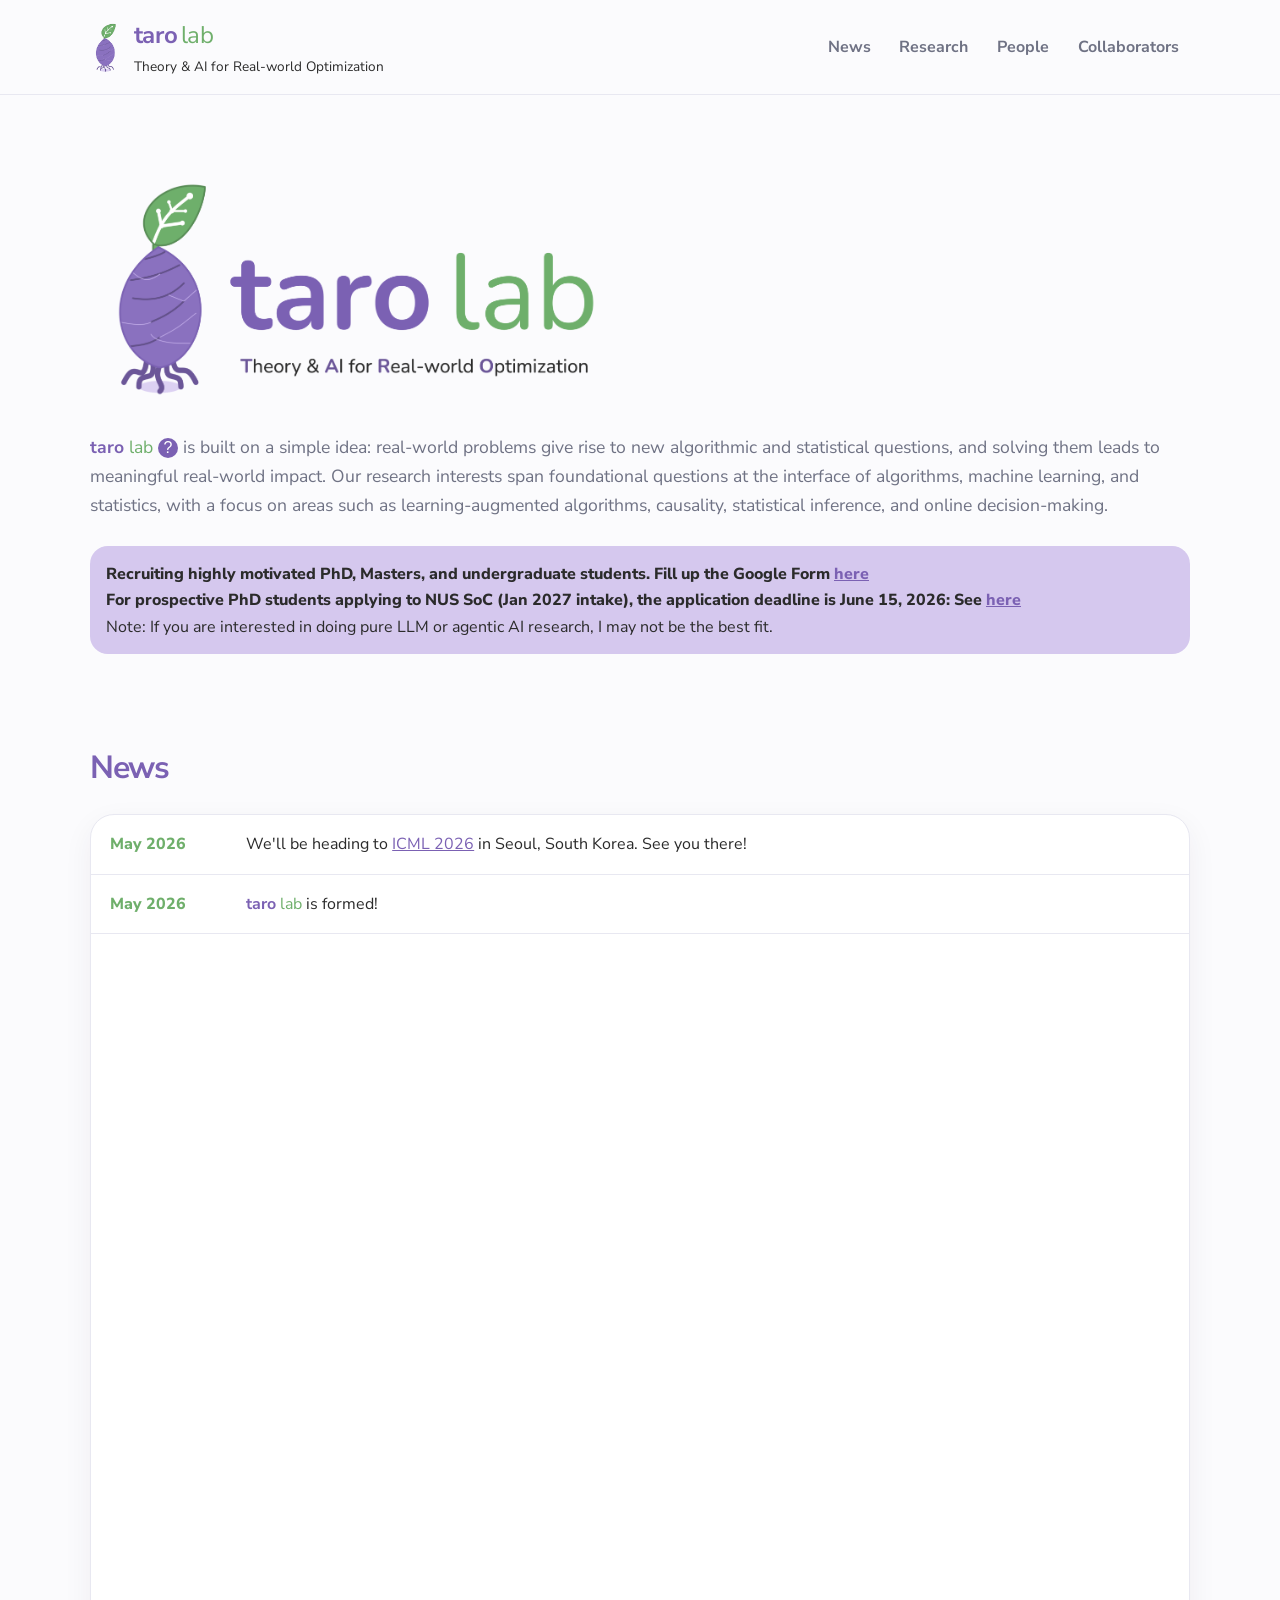
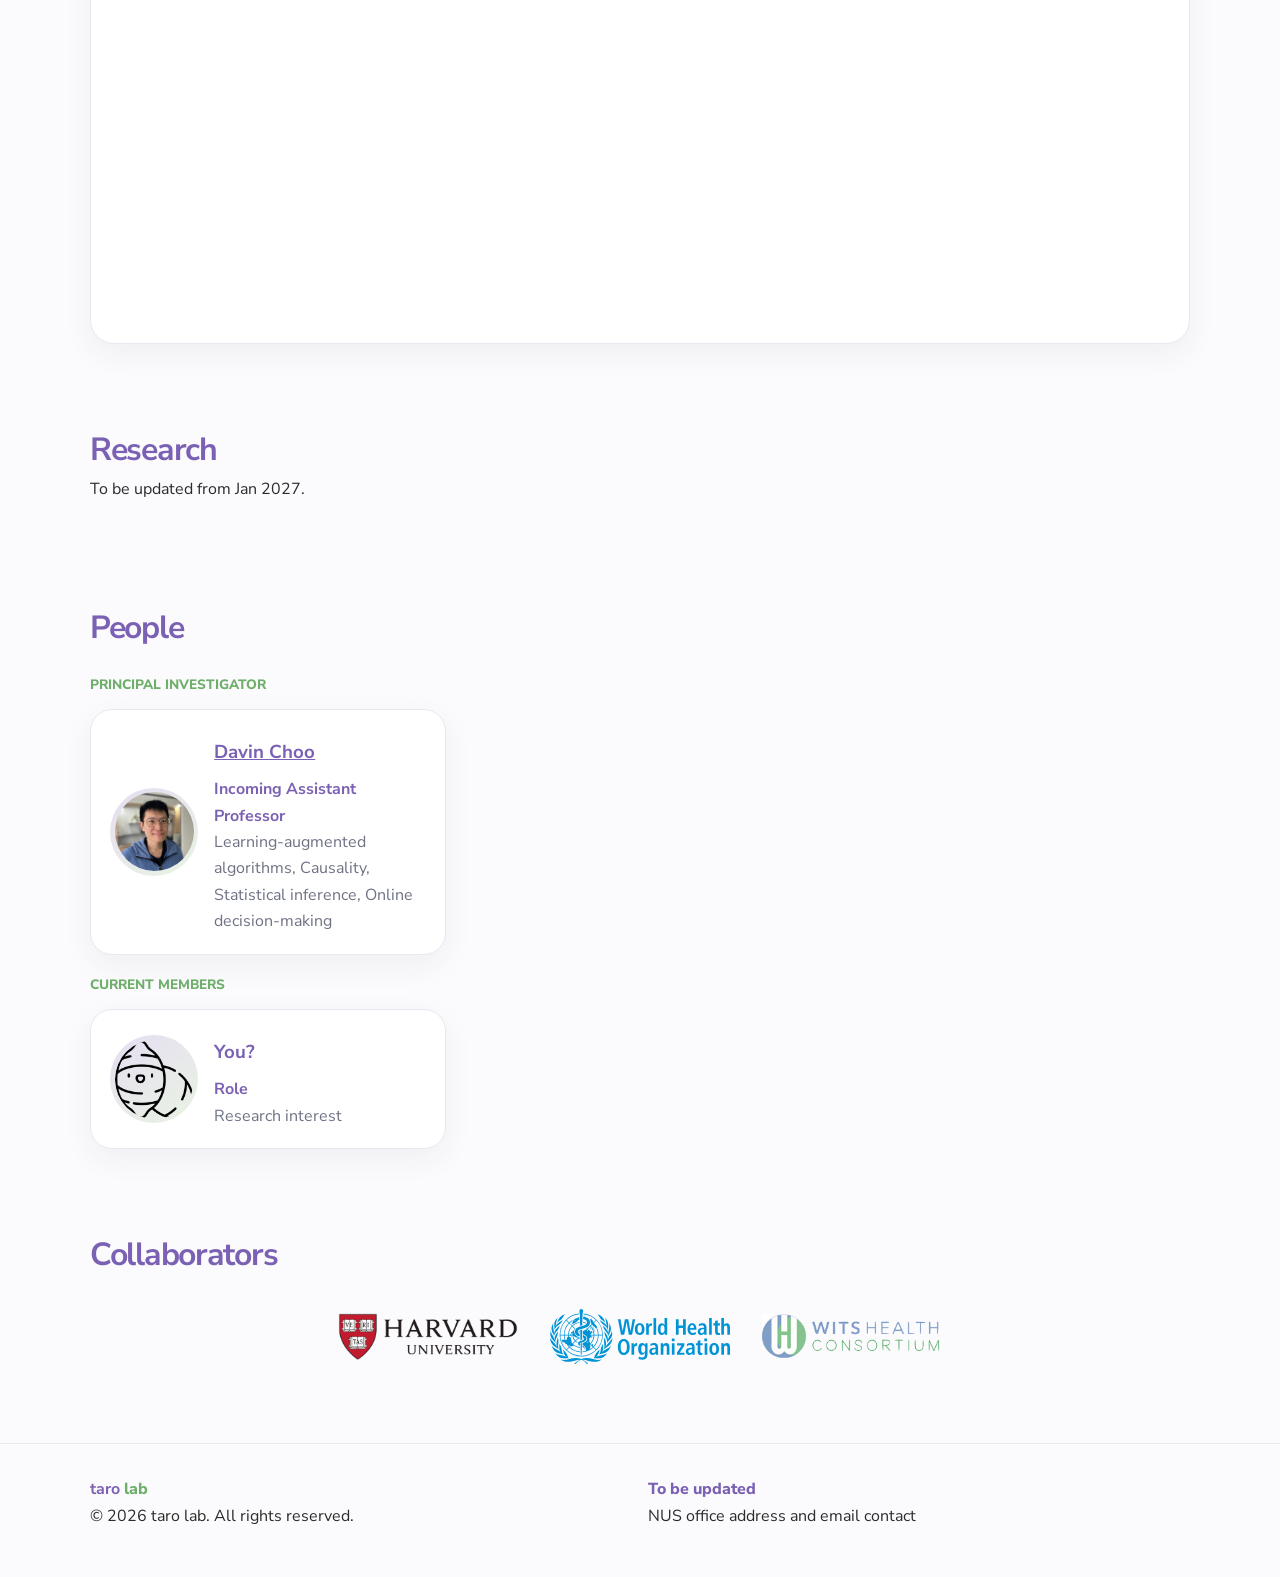
<file: index.html>
<!DOCTYPE html>
<html lang="en">
<head>
  <meta charset="UTF-8" />
  <meta name="viewport" content="width=device-width, initial-scale=1.0"/>
  <title>Taro Lab — Theory & AI for Real-world Optimization</title>
  <link rel="preconnect" href="https://fonts.googleapis.com">
  <link rel="preconnect" href="https://fonts.gstatic.com" crossorigin>
  <link href="https://fonts.googleapis.com/css2?family=Nunito+Sans:wght@300;400;600;700;800&display=swap" rel="stylesheet">
  <link rel="stylesheet" href="assets/css/main.css" />
</head>
<body>
<header>
  <div class="container topbar">
    <a class="brand" href="#top">
      <div class="brand-mark">
        <img src="assets/img/taro-logo.png" alt="Taro Lab logo">
      </div>
      <div class="brand-text">
        <div class="brand-name"><b style="color: var(--taro-dark-purple); font-size:1.5rem">taro</b> <span style="color: var(--taro-green); font-size:1.5rem">lab</span></div>
        <div class="brand-sub" style="color: var(--taro-charcoal);">Theory & AI for Real-world Optimization</div>
      </div>
    </a>
    <nav>
      <a href="#news">News</a>
      <a href="#research">Research</a>
      <a href="#people">People</a>
      <a href="#collaborators">Collaborators</a>
    </nav>
  </div>
</header>

<main id="top">
<section class="hero">
  <div class="container hero-grid">
    <div>
      <img src="assets/img/taro-horizontal.png" style="width: 50%; height:auto">
      <p class="section-kicker" style="font-size:1.1rem">
      <br>
      <b style="color: var(--taro-dark-purple);">taro</b> <span style="color: var(--taro-green);">lab</span> <a href="why-taro.html"><button class="circle-btn">?</button></a> is built on a simple idea: real-world problems give rise to new algorithmic and statistical questions, and solving them leads to meaningful real-world impact. Our research interests span foundational questions at the interface of algorithms, machine learning, and statistics, with a focus on areas such as learning-augmented algorithms, causality, statistical inference, and online decision-making.
      </p>
      
      <br>
      <div class="snapshot-callout">
      Recruiting highly motivated PhD, Masters, and undergraduate students.
      Fill up the Google Form <a href="http://tiny.cc/join-taro">here</a>
      <br>
      For prospective PhD students applying to NUS SoC (Jan 2027 intake), the application deadline is June 15, 2026: See <a href="https://www.comp.nus.edu.sg/programmes/pg/phdcs/application/">here</a>
      <br>
      <span style="font-weight: normal;">Note: If you are interested in doing pure LLM or agentic AI research, I may not be the best fit.</span>
      </div>
    </div>
  </div>
</section>

<section id="news">
  <div class="container">
    <div class="section-head">
      <h2 class="section-title">News</h2>
<!--       <p class="section-kicker">
        Use 3–5 latest items only.
      </p> -->
    </div>
    <div class="news-list">
      <div class="news-item">
        <div class="news-date">May 2026</div>
        <p class="news-text">
        We'll be heading to <a href="https://icml.cc/">ICML 2026</a> in Seoul, South Korea. See you there!
        </p>
      </div>
      <div class="news-item">
        <div class="news-date">May 2026</div>
        <p class="news-text">
        <b style="color: var(--taro-dark-purple);">taro</b> <span style="color: var(--taro-green);">lab</span> is formed!
        </p>
      </div>
      <iframe
        src="https://www.linkedin.com/embed/feed/update/urn:li:activity:7461418618711371776/"
        style="width: 100%; height: 1000px; border: 0;"
        title="LinkedIn Post">
      </iframe>
  </div>
</section>

<section id="research">
  <div class="container">
    <div class="section-head">
      <h2 class="section-title">Research</h2>
      To be updated from Jan 2027.
      <!--
      <div class="pub-list">
        <article class="pub">
          <h3 class="pub-title">
          Title
          </h3>
          <p class="pub-meta">
          Authors · Venue · Year
          </p>
        </article>
      </div>
      -->
    </div>
  </div>
</section>

<section id="people">
  <div class="container">

    <div class="section-head">
      <h2 class="section-title">People</h2>
    </div>

    <div class="people-block">
      <p class="people-label">Principal Investigator</p>

      <div class="grid">
        <article class="card person-card">
          <div class="avatar">
            <img src="pics/davin.jpg">
            <!-- <div class="initials">DC</div> -->
          </div>

          <div class="person-meta">
            <h3 class="person-name"><a href="https://davinchoo.com">Davin Choo</a></h3>
            <div class="person-role">Incoming Assistant Professor</div>
            <p class="person-note">
            Learning-augmented algorithms, Causality, Statistical inference, Online decision-making
            </p>
          </div>
        </article>
      </div>
    </div>

    <div class="people-block">
      <p class="people-label">Current members</p>

      <div class="grid">
        <article class="card person-card">
          <div class="avatar"><img src="assets/img/taro.png"></div>
          <div class="person-meta">
            <h3 class="person-name">You?</h3>
            <div class="person-role">Role</div>
            <p class="person-note">Research interest</p>
          </div>
        </article>
      </div>
    </div>

  </div>
</section>

<section id="collaborators">
  <div class="container">
    <div class="section-head">
      <h2 class="section-title">Collaborators</h2>
    </div>
    <div class="image-container">
      <img src="assets/collaborators/harvard.png" style="height: 70px; width:auto">
      <img src="assets/collaborators/who.svg" style="height: 70px; width:auto">
      <img src="assets/collaborators/whc.png" style="height: 70px; width:auto">
    </div>
  </div>
</section>

</main>

<footer>
  <div class="container footer-grid">
    <div>
      <p class="footer-title"><b style="color: var(--taro-dark-purple);">taro</b> <span style="color: var(--taro-green);">lab</span></p>
      <p>&copy; 2026 taro lab. All rights reserved.</p>
    </div>
    <div>
      <p class="footer-title">To be updated</p>
      <p>NUS office address and email contact</p>
    </div>
  </div>
</footer>

</body>
</html>
</file>
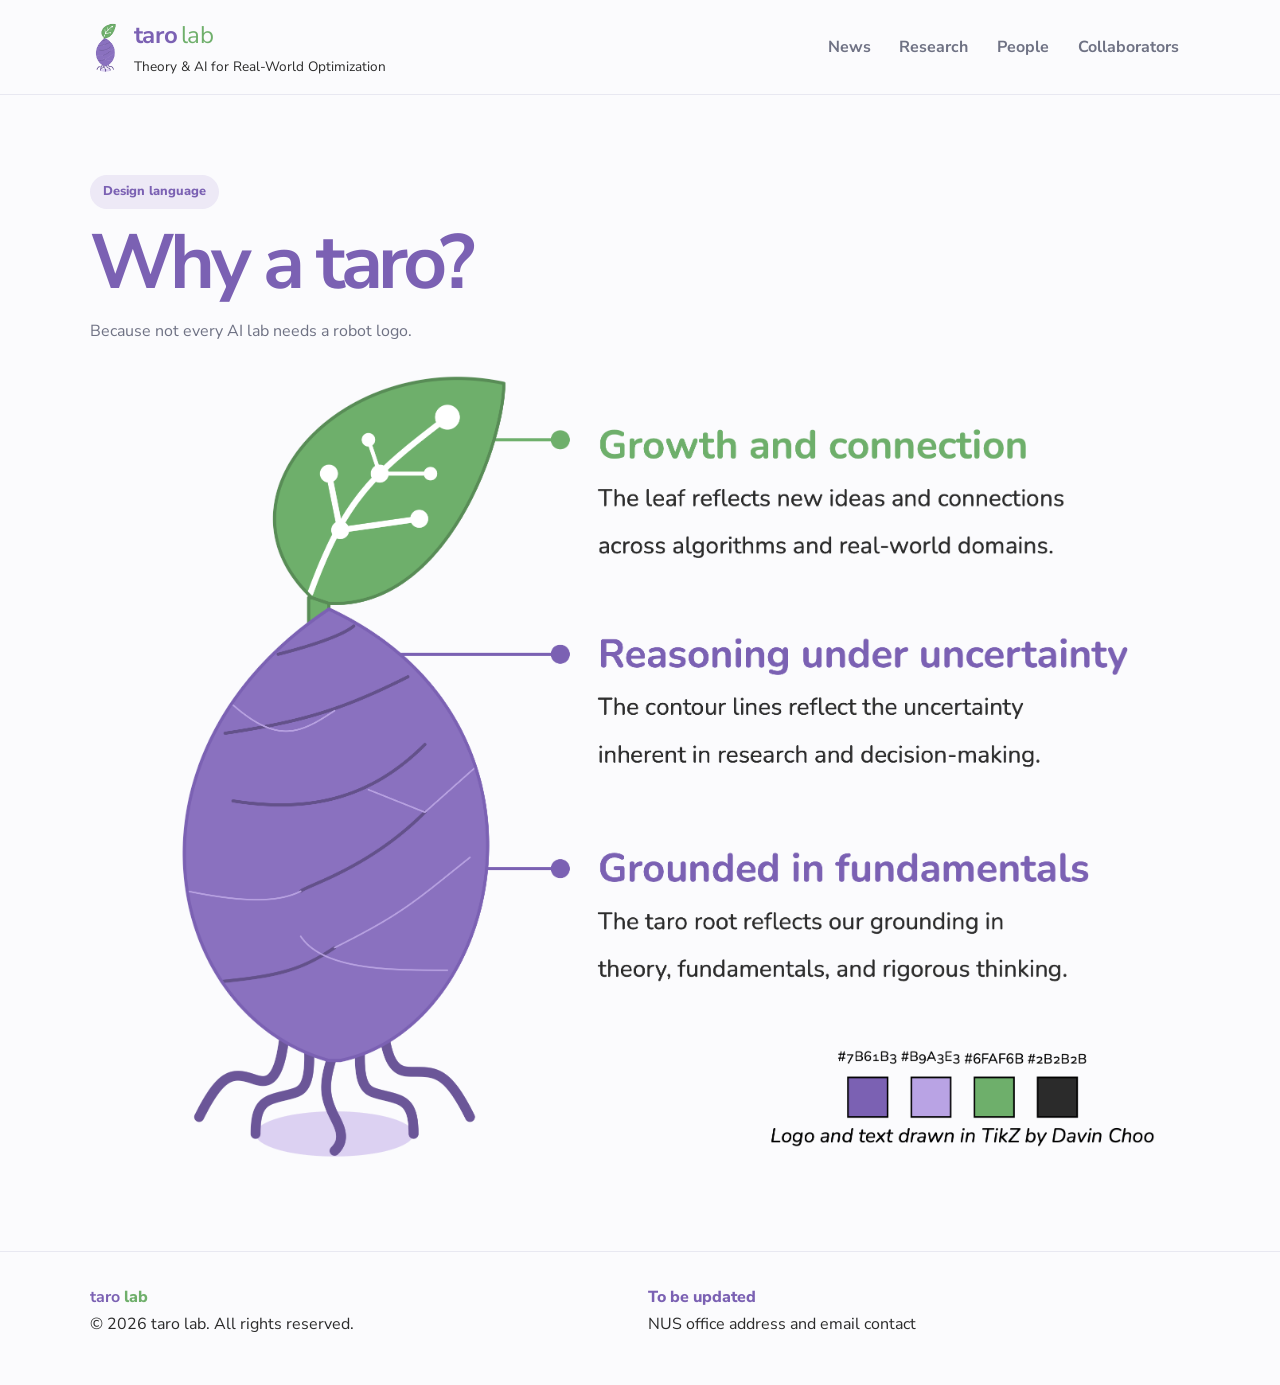
<file: why-taro.html>
<!DOCTYPE html>
<html lang="en">
<head>
  <meta charset="UTF-8" />
  <meta name="viewport" content="width=device-width, initial-scale=1.0"/>
  <title>Taro Lab — Theory & AI for Real-World Optimization</title>
  <link rel="preconnect" href="https://fonts.googleapis.com">
  <link rel="preconnect" href="https://fonts.gstatic.com" crossorigin>
  <link href="https://fonts.googleapis.com/css2?family=Nunito+Sans:wght@300;400;600;700;800&display=swap" rel="stylesheet">
  <link rel="stylesheet" href="assets/css/main.css" />
</head>
<body>
<header>
  <div class="container topbar">
    <a class="brand" href="index.html#top">
      <div class="brand-mark">
        <img src="assets/img/taro-logo.png" alt="Taro Lab logo">
      </div>
      <div class="brand-text">
        <div class="brand-name"><b style="color: var(--taro-dark-purple); font-size:1.5rem">taro</b> <span style="color: var(--taro-green); font-size:1.5rem">lab</span></div>
        <div class="brand-sub" style="color: var(--taro-charcoal);">Theory & AI for Real-World Optimization</div>
      </div>
    </a>
    <nav>
      <a href="index.html#news">News</a>
      <a href="index.html#research">Research</a>
      <a href="index.html#people">People</a>
      <a href="index.html#collaborators">Collaborators</a>
    </nav>
  </div>
</header>

<main id="top">
<section class="hero">
  <div class="container hero-grid">
    <div>
      <div class="eyebrow">Design language</div>
      <h1>Why a <b>taro</b>?</h1>
      <p class="section-kicker">
      Because not every AI lab needs a robot logo.
      </p>

      <img src="assets/img/taro-design-language.png" style="width: 100%; height:auto">
      <p class="section-kicker" style="font-size:1.1rem">
    </div>
  </div>
</section>


</main>

<footer>
  <div class="container footer-grid">
    <div>
      <p class="footer-title"><b style="color: var(--taro-dark-purple);">taro</b> <span style="color: var(--taro-green);">lab</span></p>
      <p>&copy; 2026 taro lab. All rights reserved.</p>
    </div>
    <div>
      <p class="footer-title">To be updated</p>
      <p>NUS office address and email contact</p>
    </div>
  </div>
</footer>

</body>
</html>
</file>
<file: assets/css/main.css>
:root{
  --taro-dark-purple:#7B61B3;
  --taro-light-purple:#B9A3E3;
  --taro-green:#6FAF6B;
  --taro-charcoal:#2B2B2B;
  --bg:#fbfbfd;
  --muted:#6f7284;
  --line:#e8e8f1;
  --shadow:0 10px 30px rgba(43,36,71,.06);
  --radius:22px;
  --content:1100px;
}

a {
  color: var(--taro-dark-purple);
}
a:hover {
  color: var(--taro-light-purple);
}
a:visited {
  color: var(--taro-dark-purple);
}

*{margin:0;padding:0;box-sizing:border-box}
html{
  scroll-behavior:smooth;
  scroll-padding-top: 50px;
}
body{
  font-family:'Nunito Sans',sans-serif;
  background:var(--bg);
  color:var(--taro-charcoal);
  line-height:1.65;
}
.container{
  width:min(var(--content), calc(100% - 2rem));
  margin:0 auto;
}
header{
  position:sticky;
  top:0;
  z-index:50;
  backdrop-filter:blur(12px);
  background:rgba(251,251,253,.9);
  border-bottom:1px solid var(--line);
}
.topbar{
  display:flex;
  align-items:center;
  justify-content:space-between;
  padding:1rem 0;
  gap:1rem;
}
.brand{
  display:flex;
  align-items:center;
  gap:.8rem;
  text-decoration:none;
}
.brand-mark{
  width:auto;
  height:50px;
  display:grid;
  place-items:center;
  overflow:hidden;
}
.brand-mark img{
  width:auto;
  height:50px;
}
.brand-name{
  color:var(--taro-dark-purple);
  letter-spacing:-.03em;
}
.brand-sub{
  color:var(--muted);
  font-size:.85rem;
}
nav{
  display:flex;
  gap:.4rem;
  flex-wrap:wrap;
}
nav a{
  text-decoration:none;
  color:var(--muted);
  font-weight:700;
  padding:.45rem .7rem;
  border-radius:999px;
}
nav a:hover{
  background:rgba(111,69,185,.08);
  color:var(--taro-dark-purple);
}
.hero{
  padding:5rem 0 3rem;
}
.hero-grid{
  display:grid;
  gap:2rem;
  align-items:center;
}
.eyebrow{
  display:inline-block;
  padding:.4rem .8rem;
  border-radius:999px;
  background:rgba(111,69,185,.1);
  color:var(--taro-dark-purple);
  font-size:.8rem;
  font-weight:800;
}
h1{
  margin:1rem 0;
  font-size:clamp(2.8rem, 6vw, 5rem);
  line-height:1;
  letter-spacing:-.06em;
  color:var(--taro-dark-purple);
}
h1 span{color:var(--taro-green)}
.pi-line{
  display:flex;
  gap:.6rem;
  flex-wrap:wrap;
  margin:1.4rem 0;
  font-weight:700;
}
.pi-label{
  background:white;
  border:1px solid var(--line);
  border-radius:999px;
  padding:.3rem .7rem;
  color:var(--taro-dark-purple);
}
.actions{
  display:flex;
  gap:.8rem;
  flex-wrap:wrap;
}
.btn{
  padding:.85rem 1.2rem;
  border-radius:999px;
  text-decoration:none;
  font-weight:800;
}
.btn-primary{
  background:var(--taro-light-purple);
  color:white;
}
.btn-secondary{
  border:1px solid var(--line);
  color:var(--taro-charcoal);
  background:white;
}
.hero-panel,
.card,
.pub,
.news-list{
  background:white;
  border:1px solid var(--line);
  box-shadow:var(--shadow);
}
.hero-panel{
  border-radius:28px;
  padding:1rem;
}
.hero-illustration{
  border-radius:22px;
  min-height:340px;
  display:grid;
  place-items:center;
  background:linear-gradient(180deg, rgba(111,69,185,.05), rgba(120,184,77,.04));
  padding:1rem;
}
.snapshot{
  width:min(100%, 420px);
}
.snapshot-top{
  display:flex;
  gap:.9rem;
  align-items:center;
  margin-bottom:1rem;
}
.snapshot-logo{
  width:58px;
  height:58px;
  border-radius:18px;
  background:white;
  border:1px solid var(--line);
  display:grid;
  place-items:center;
  flex:0 0 auto;
}
.snapshot-logo img{
  width:38px;
  height:38px;
}
.snapshot-title{
  font-size:1.15rem;
  font-weight:800;
  color:var(--taro-dark-purple);
  letter-spacing:-.03em;
}
.snapshot-subtitle{
  color:var(--muted);
  font-size:.93rem;
}
.snapshot-badges{
  display:flex;
  flex-wrap:wrap;
  gap:.5rem;
  margin-bottom:1rem;
}
.snapshot-badge{
  display:inline-flex;
  align-items:center;
  padding:.34rem .65rem;
  border-radius:999px;
  background:rgba(111,69,185,.08);
  color:var(--taro-dark-purple);
  font-size:.8rem;
  font-weight:800;
}
.snapshot-section{
  background:white;
  border:1px solid var(--line);
  border-radius:18px;
  padding:.95rem 1rem;
  margin-bottom:.8rem;
}
.snapshot-label{
  color:var(--taro-green);
  font-size:.8rem;
  text-transform:uppercase;
  letter-spacing:.08em;
  font-weight:800;
  margin-bottom:.35rem;
}
.snapshot-text{
  color:var(--taro-charcoal);
  margin:0;
}
.snapshot-list{
  margin:.35rem 0 0 1rem;
  color:var(--taro-charcoal);
}
.snapshot-list li + li{
  margin-top:.35rem;
}
.snapshot-callout{
  border-radius:18px;
  padding:.9rem 1rem;
  background: color-mix(in srgb, var(--taro-light-purple) 60%, white);
  color: var(--taro-charcoal);
  font-weight:800;
}
section{padding:2.5rem 0}
.section-head{
  margin-bottom:1.2rem;
}
.section-title{
  color:var(--taro-dark-purple);
  font-size:2rem;
  letter-spacing:-.04em;
}
.section-kicker{
  color:var(--muted);
}
.grid{
  display:grid;
  gap:1rem;
  grid-template-columns:repeat(12,1fr);
}
.card{
  grid-column:span 4;
  border-radius:22px;
  padding:1.2rem;
}
.card h3{
  color:var(--taro-dark-purple);
  margin:.5rem 0;
}
.tag{
  display:inline-block;
  padding:.3rem .6rem;
  border-radius:999px;
  background:rgba(120,184,77,.1);
  color:var(--taro-green);
  font-size:.78rem;
  font-weight:800;
}
.news-list{
  border-radius:24px;
  overflow:hidden;
}
.news-item{
  display:grid;
  grid-template-columns:120px 1fr;
  gap:1rem;
  padding:1rem 1.2rem;
  border-bottom:1px solid var(--line);
}
.news-item:last-child{
  border-bottom:none;
}
.news-date{
  color:var(--taro-green);
  font-weight:800;
}
.people-label{
  color:var(--taro-green);
  font-weight:800;
  margin-bottom:.8rem;
  text-transform:uppercase;
  font-size:.85rem;
}
.people-block{
  margin-top:1.2rem;
}
.person-card{
  display:flex;
  align-items:center;
  gap:1rem;
}
.avatar{
  width:88px;
  height:88px;
  border-radius:50%;
  background:linear-gradient(145deg, rgba(111,69,185,.18), rgba(120,184,77,.16));
  display:grid;
  place-items:center;
  flex-shrink:0;
}
.avatar img {
  width: 90%;
  height: 90%;
  object-fit: fill; /* Prevents stretching */
  border-radius: 50%; /* Keeps it a circle */
}
.initials{
  font-weight:800;
  font-size:1.5rem;
  color:var(--taro-dark-purple);
}
.person-name{
  margin:0;
}
.person-role{
  color:var(--taro-dark-purple);
  font-weight:700;
}
.person-note{
  color:var(--muted);
}
.pub-list{
  display:grid;
  gap:1rem;
}
.pub{
  border-radius:20px;
  padding:1rem 1.1rem;
}
.pub-title{
  font-weight:800;
}
.pub-meta{
  color:var(--muted);
}
.contact-card{
  grid-column:span 6;
}
footer{
  border-top:1px solid var(--line);
  padding:2rem 0 3rem;
  margin-top:2rem;
}
.footer-grid{
  display:grid;
  grid-template-columns:1fr 1fr;
  gap:1rem;
}
.footer-title{
  color:var(--taro-dark-purple);
  font-weight:800;
}
@media (max-width:920px){
  .hero-grid{grid-template-columns:1fr}
  .card,
  .person-card{
    grid-column:span 6;
  }
}
@media (max-width:720px){
  .topbar{
    flex-direction:column;
    align-items:flex-start;
  }
  .card,
  .person-card,
  .contact-card{
    grid-column:span 12;
  }
  .news-item{
    grid-template-columns:1fr;
  }
  .footer-grid{
    grid-template-columns:1fr;
  }
  .btn{
    width:100%;
    text-align:center;
  }
  .hero-illustration{
    min-height:auto;
  }
}
.image-container {
  display: flex;
  justify-content: center;
  align-items: center;
  flex-wrap: wrap;      /* allows wrapping on small screens */
  gap: 2rem;
  width: 100%;
}

.image-container img {
  height: 70px;
  width: auto;
  max-width: 180px;
  object-fit: contain;
}

/* Mobile adjustments */
@media (max-width: 768px) {
  .image-container {
    gap: 1.25rem;
  }

  .image-container img {
    height: 50px;
    max-width: 120px;
  }
}
.circle-btn {
  width: 20px;
  height: 20px;
  border-radius: 50%; /* Makes it a circle */
  background:var(--taro-dark-purple);
  color:white;
  border: none;
  cursor: pointer;
  font-size: 1rem;
  text-align: center;
  line-height: 20px; /* Centers text vertically */
}
.circle-btn:hover {
  background:var(--taro-light-purple);
}
</file>
